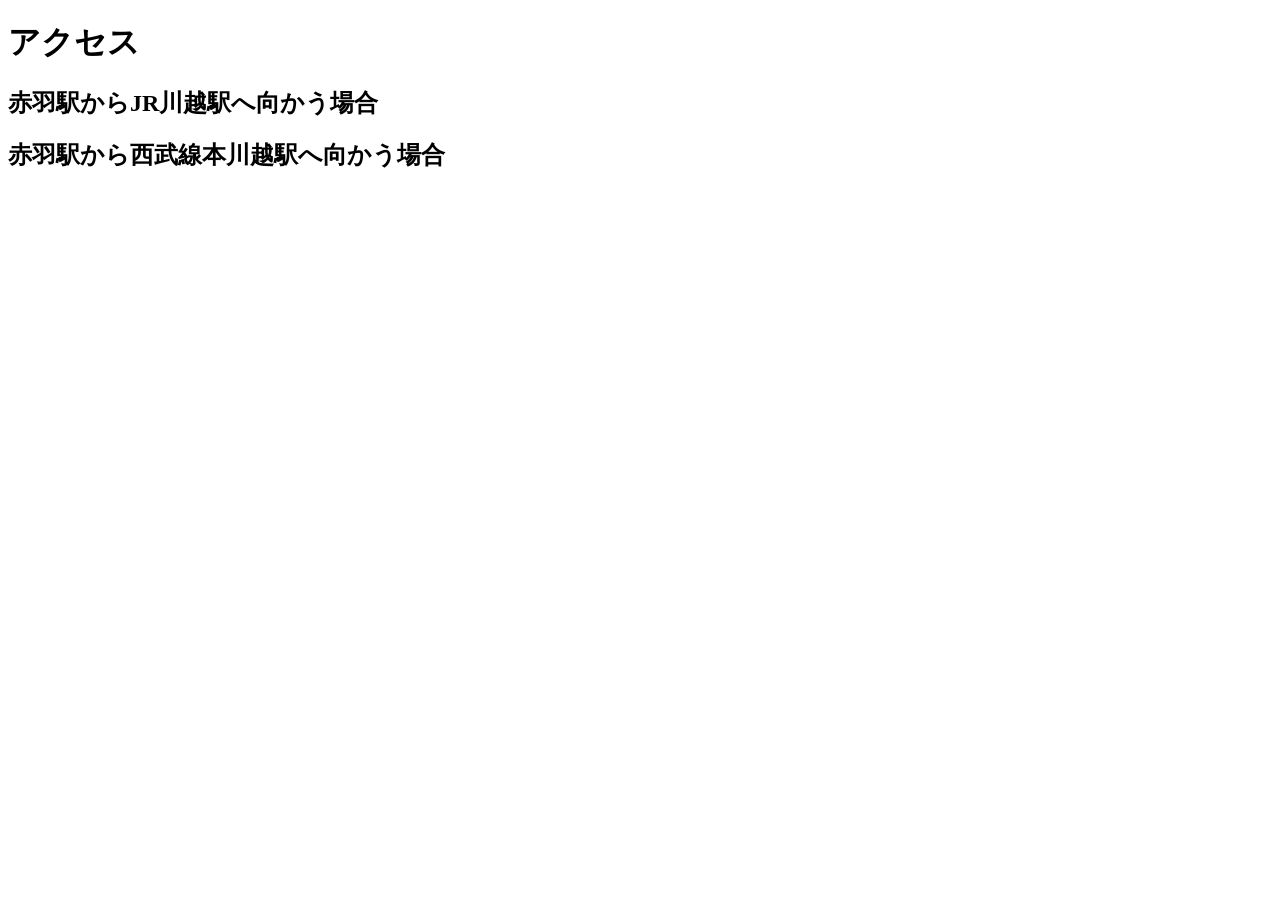
<file: Kawagoe_travel/Kawagoe_access.html>
<!DOCTYPE html>
<html lang="ja">
<head>
    <meta charset="UTF-8">
    <meta name="viewport" content="width=device-width, initial-scale=1.0">
    <title>Document</title>
</head>
<body>
    <h1>アクセス</h1>
    <h2>赤羽駅からJR川越駅へ向かう場合</h2>
    <h2>赤羽駅から西武線本川越駅へ向かう場合</h2>
</body>
</html>
</file>
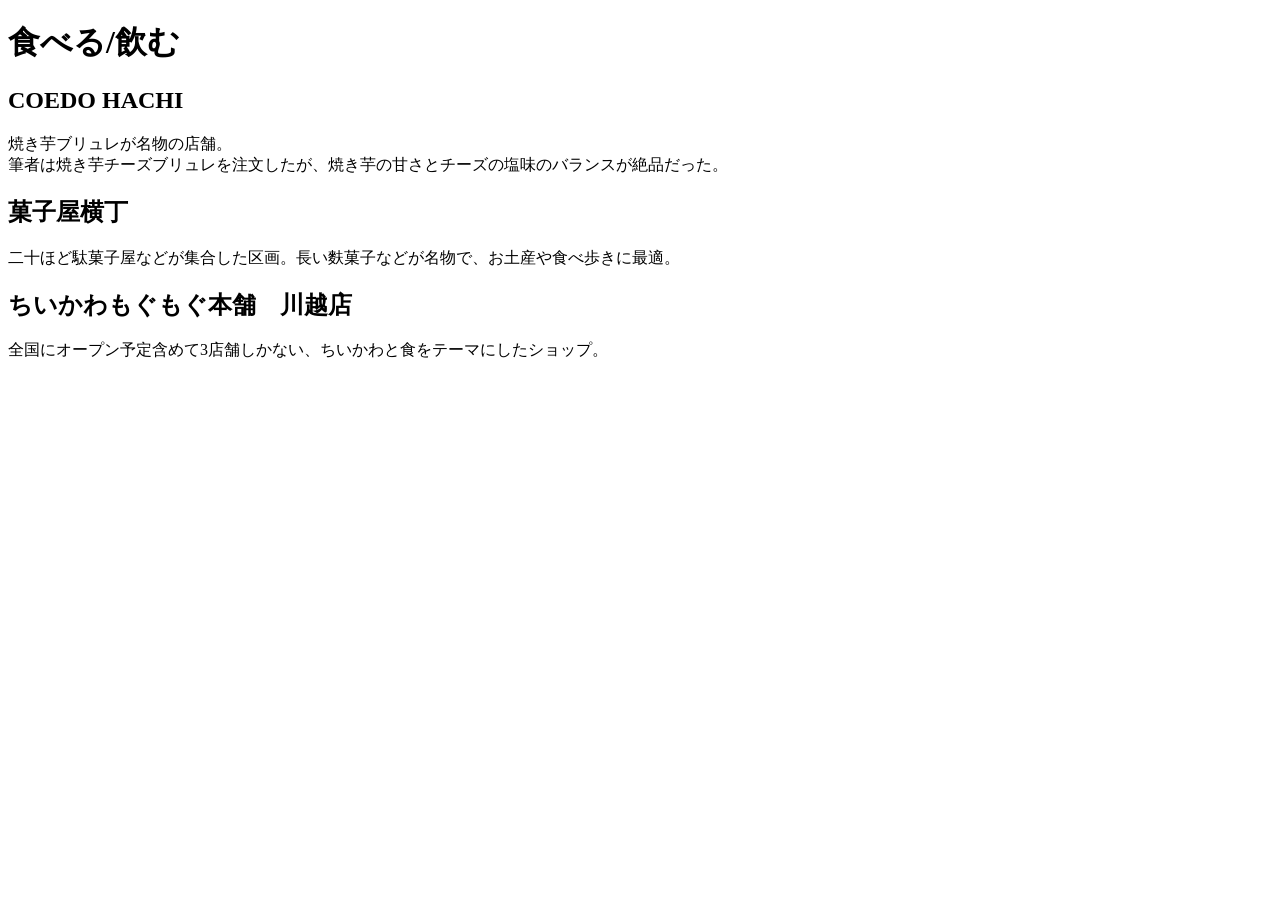
<file: Kawagoe_travel/Kawagoe_food.html>
<!DOCTYPE html>
<html lang="ja">
<head>
    <meta charset="UTF-8">
    <meta name="viewport" content="width=device-width, initial-scale=1.0">
    <title>Kawagoe foods</title>
</head>
<body>
    <h1>食べる/飲む</h1>
    <h2>COEDO HACHI</h2>
    <p>焼き芋ブリュレが名物の店舗。<br>筆者は焼き芋チーズブリュレを注文したが、焼き芋の甘さとチーズの塩味のバランスが絶品だった。</p>
    <h2>菓子屋横丁</h2>
    <p>二十ほど駄菓子屋などが集合した区画。長い麩菓子などが名物で、お土産や食べ歩きに最適。</p>
    <h2>ちいかわもぐもぐ本舗　川越店</h2>
    <p>全国にオープン予定含めて3店舗しかない、ちいかわと食をテーマにしたショップ。</p>
</body>
</html>
</file>
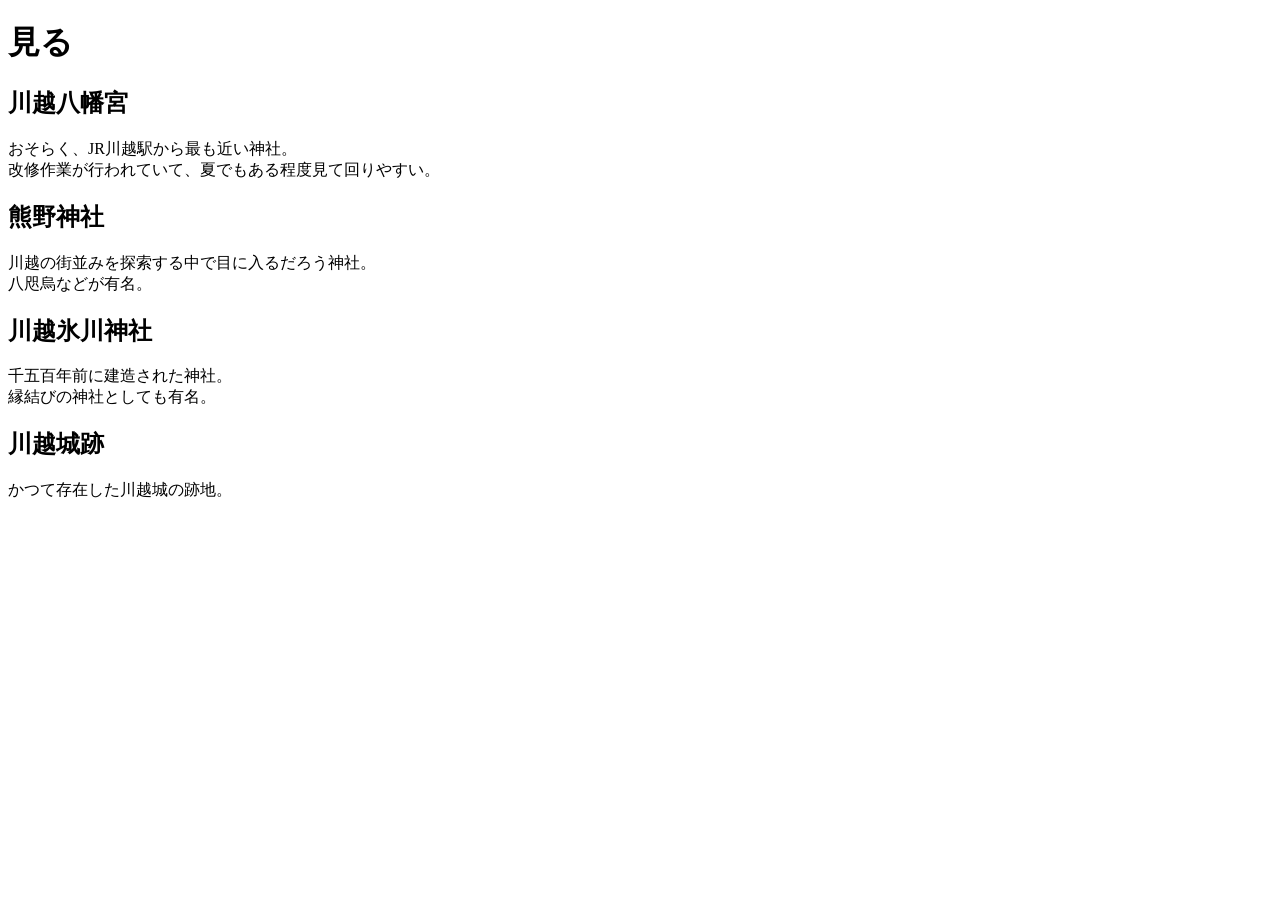
<file: Kawagoe_travel/Kawagoe_shrine.html>
<!DOCTYPE html>
<html lang="ja">
<head>
    <meta charset="UTF-8">
    <meta name="viewport" content="width=device-width, initial-scale=1.0">
    <title>Document</title>
</head>
<body>
    <h1>見る</h1>
    <h2>川越八幡宮</h2>
    <p>おそらく、JR川越駅から最も近い神社。<br>改修作業が行われていて、夏でもある程度見て回りやすい。</p>
    <h2>熊野神社</h2>
    <p>川越の街並みを探索する中で目に入るだろう神社。<br>八咫烏などが有名。</p>
    <h2>川越氷川神社</h2>
    <p>千五百年前に建造された神社。<br>縁結びの神社としても有名。</p>
    <h2>川越城跡</h2>
    <p>かつて存在した川越城の跡地。</p>
</body>
</html>
</file>
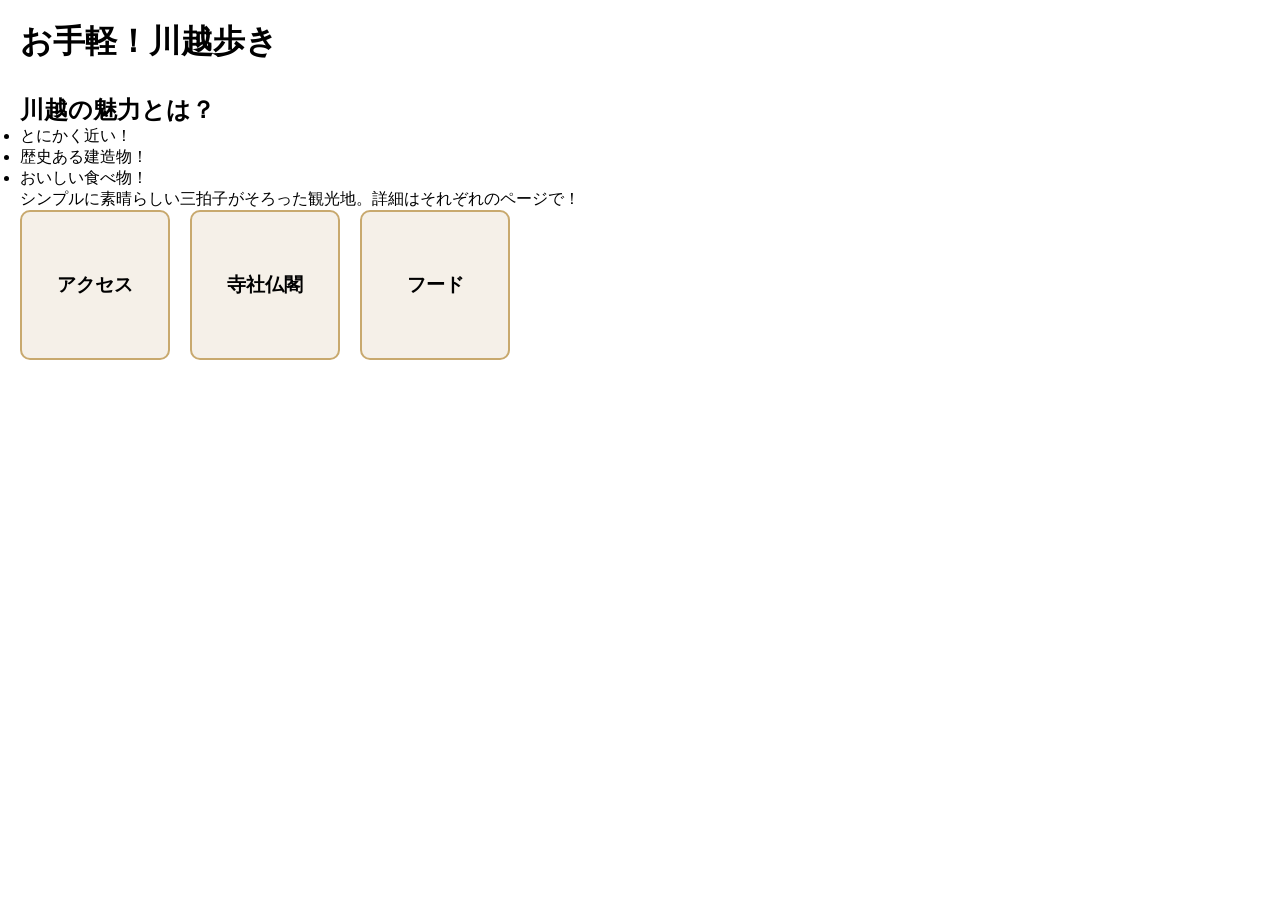
<file: Kawagoe_travel/Kawagoe_toppage.html>
<!DOCTYPE html>
<html lang="ja">
<head>
    <meta charset="UTF-8">
    <meta name="viewport" content="width=device-width, initial-scale=1.0">
    <title>お手軽！川越歩き</title>
    <link rel="stylesheet" href=".\Kawagoe_toppage.css">
</head>
<body>
    <h1>お手軽！川越歩き</h1>
    <!--pタグ系など、割と平なパートはクラステキストを使う予定-->
    <!--てきすとクラス、マージンつけたいですね-->
    <div class="text">
        <h2>川越の魅力とは？</h2>
        <ul>
            <li>とにかく近い！</li>
            <li>歴史ある建造物！</li>
            <li>おいしい食べ物！</li>
        </ul>
        <p>シンプルに素晴らしい三拍子がそろった観光地。詳細はそれぞれのページで！</p>
    </div>
    <div class="card-container">

        <a href="./Kawagoe_access.html" class="card">
            <div class="card-inner">アクセス</div>
        </a>

        <a href="./Kawagoe_shrine.html" class="card">
            <div class="card-inner">寺社仏閣</div>
        </a>

        <a href="./Kawagoe_food.html" class="card">
            <div class="card-inner">フード</div>
        </a>

    </div>
</body>
</html>
</file>
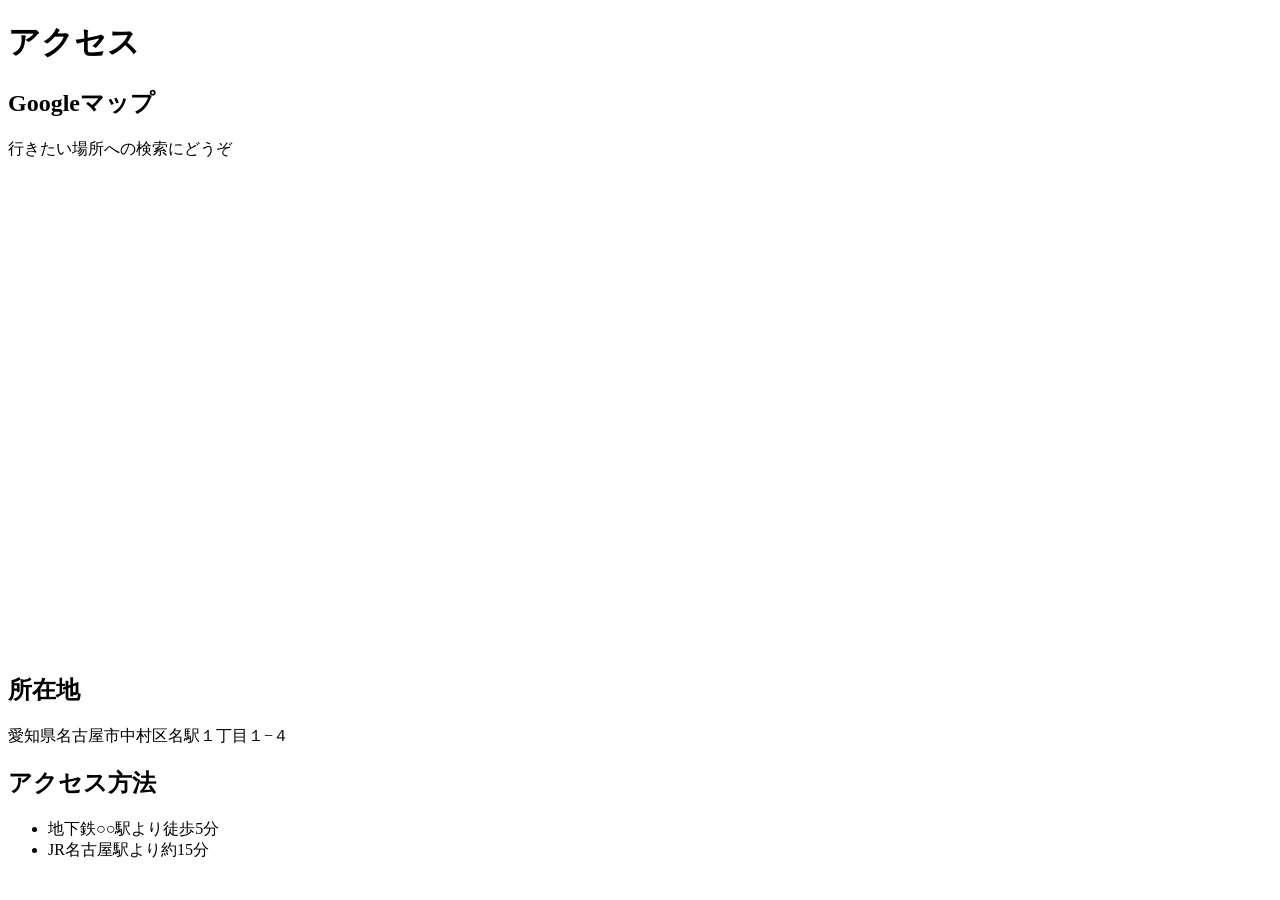
<file: nagoya/access.html>
<!DOCTYPE html>
<html lang="en">
<head>
    <meta charset="UTF-8">
    <meta name="viewport" content="width=device-width, initial-scale=1.0">
    <title>アクセス</title>
    <link rel="stylesheet" href="access.css">
</head>
<body>
<header>
    <h1>アクセス</h1>
</header>

<main>

    <h2>Googleマップ</h2>
    <p>行きたい場所への検索にどうぞ</p>

    <div class="map">

        <iframe
        src="https://www.google.com/maps/embed?pb=!1m18!1m12!1m3!1d3261.4267414097812!2d136.87934821744378!3d35.17091500000001!2m3!1f0!2f0!3f0!3m2!1i1024!2i768!4f13.1!3m3!1m2!1s0x600376e794d78b89%3A0x81f7204bf8261663!2z5ZCN5Y-k5bGL6aeF!5e0!3m2!1sja!2sjp!4v1782652224381!5m2!1sja!2sjp"
        allowfullscreen=""
        loading="lazy">
        </iframe>

    </div>

    <div class="access-info">

        <h2>所在地</h2>

        <p>
            愛知県名古屋市中村区名駅１丁目１−４
        </p>

        <h2>アクセス方法</h2>

        <ul>
            <li>地下鉄○○駅より徒歩5分</li>
            <li>JR名古屋駅より約15分</li>
        </ul>

    </div>

</main>
    
</body>
</html>
</file>
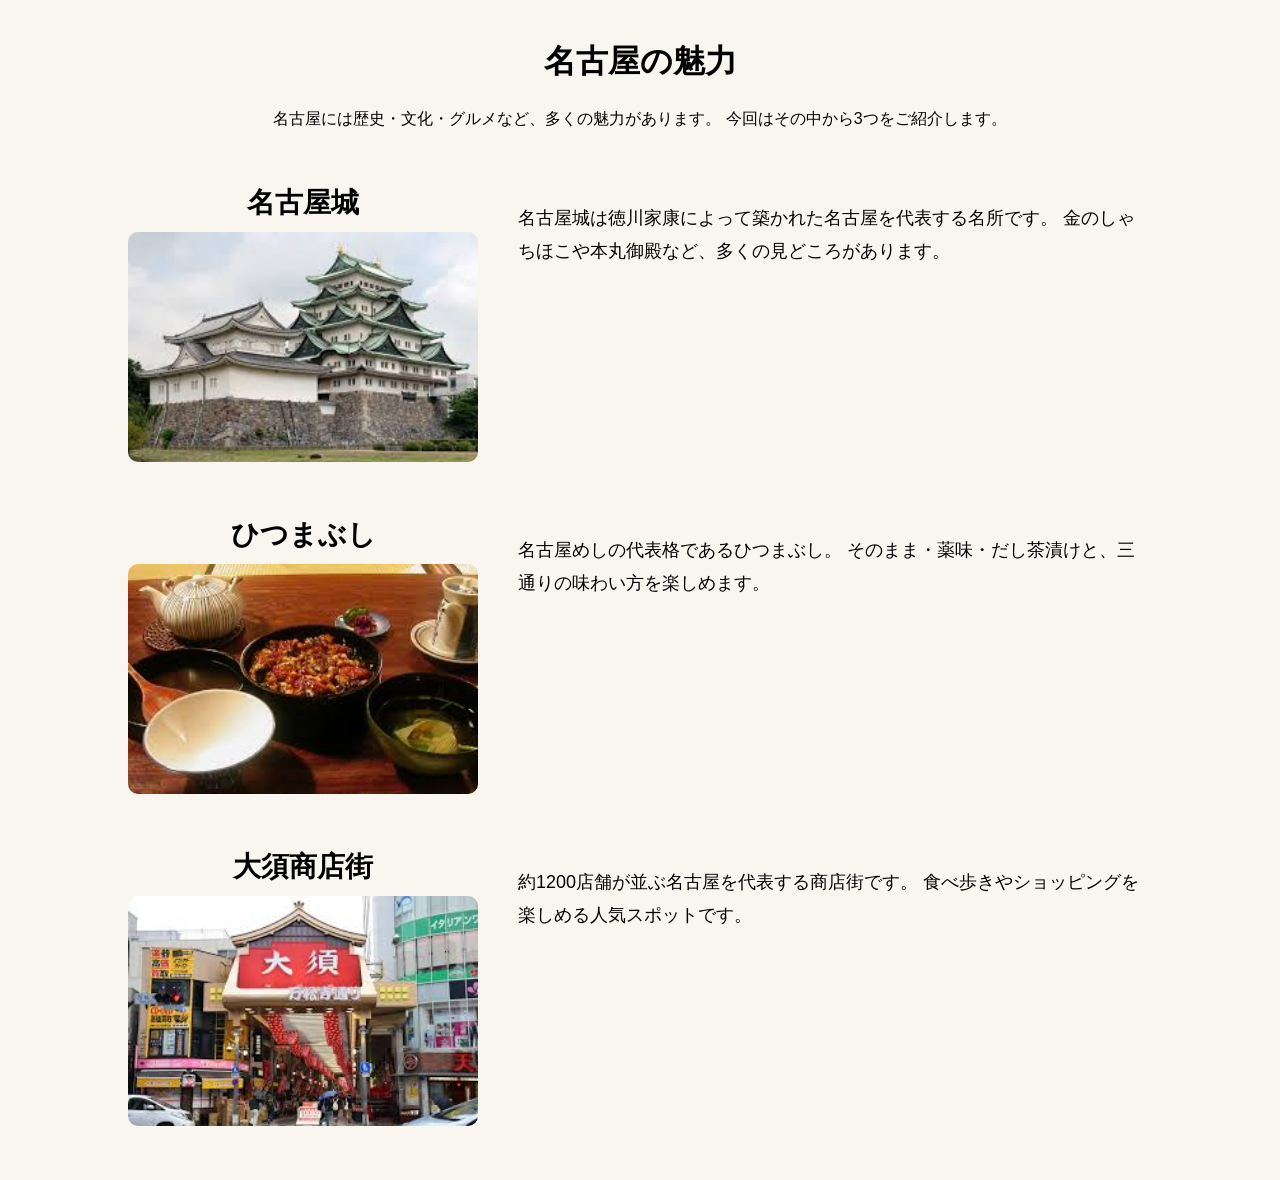
<file: nagoya/attraction.html>
<!DOCTYPE html>
<html lang="ja">
<head>
    <meta charset="UTF-8">
    <meta name="viewport" content="width=device-width, initial-scale=1.0">
    <title>名古屋の魅力</title>
    <link rel="stylesheet" href="attraction.css">
</head>
<body>

<main>

    <h1>名古屋の魅力</h1>

    <p class="intro">
        名古屋には歴史・文化・グルメなど、多くの魅力があります。
        今回はその中から3つをご紹介します。
    </p>

    <section class="feature">

        <div class="photo">
            <h2>名古屋城</h2>
            <img src="na_images/nagoya-castle2.jpg" alt="名古屋城">
        </div>

        <div class="text">
            <p>
                名古屋城は徳川家康によって築かれた名古屋を代表する名所です。
                金のしゃちほこや本丸御殿など、多くの見どころがあります。
            </p>
        </div>

    </section>

    <section class="feature">

        <div class="photo">
            <h2>ひつまぶし</h2>
            <img src="na_images/hitsumabushi.jpg" alt="ひつまぶし">
        </div>

        <div class="text">
            <p>
                名古屋めしの代表格であるひつまぶし。
                そのまま・薬味・だし茶漬けと、三通りの味わい方を楽しめます。
            </p>
        </div>

    </section>
    
    <section class="feature">

        <div class="photo">
            <h2>大須商店街</h2>
            <img src="na_images/ooshu-syoutengai.jpg" alt="大須商店街">
        </div>

        <div class="text">
            <p>
                約1200店舗が並ぶ名古屋を代表する商店街です。
                食べ歩きやショッピングを楽しめる人気スポットです。
            </p>
        </div>

    </section>

</main>

</body>
</html>
</file>
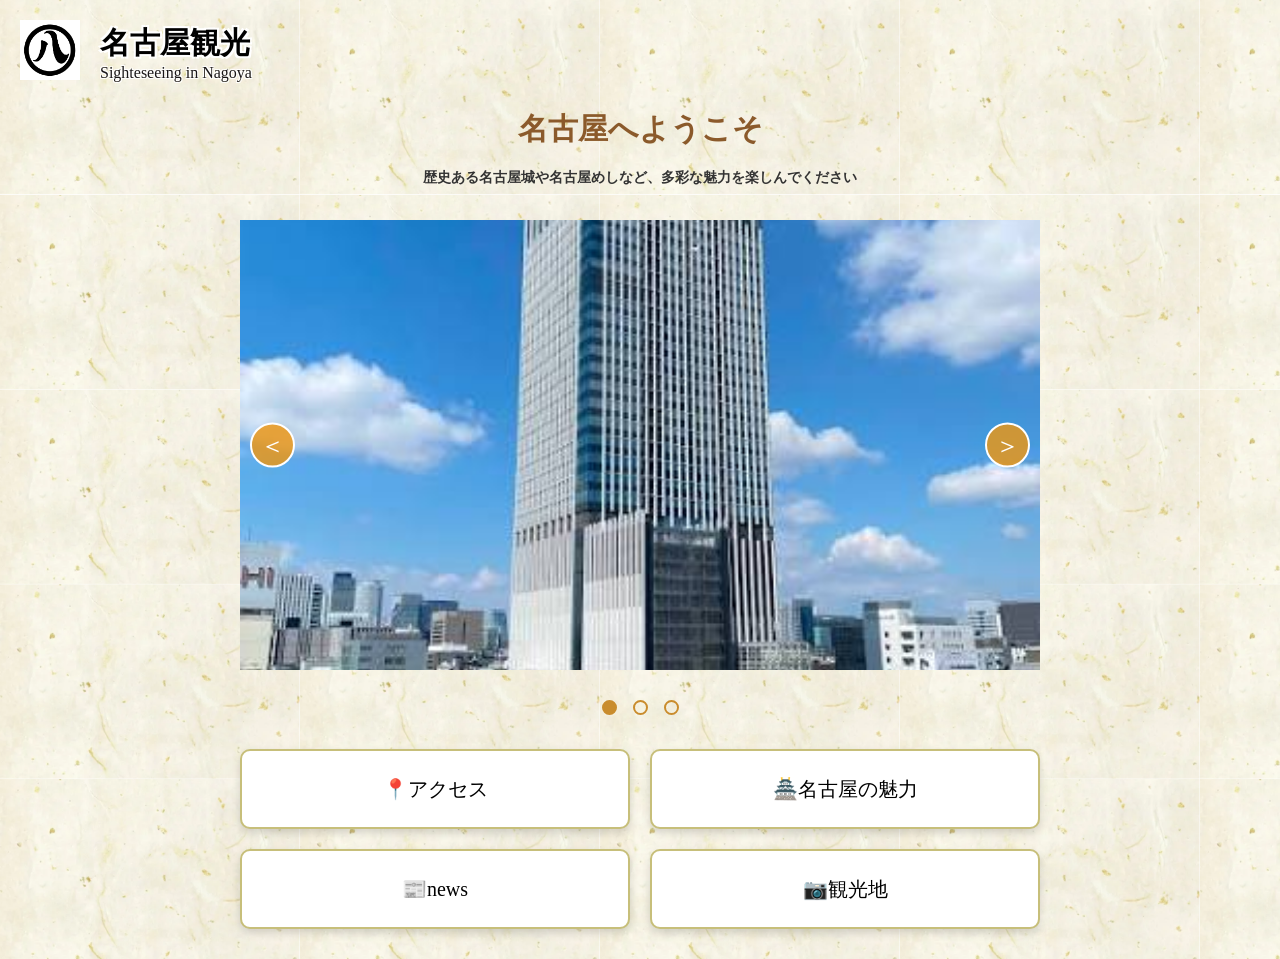
<file: nagoya/nagoya_travel.html>
<!DOCTYPE html>
<html lang="ja">
<head>
    <meta charset="UTF-8">
    <meta name="viewport" content="width=device-width, initial-scale=1.0">
    <title>名古屋観光</title>
    <link rel="stylesheet" href="nagoya_travel.css">
</head>

<body>

<div class="container">

    <header class="header">
        <div class="logo">
            <img src="na_images/名古屋ロゴ.png" alt="名古屋市ロゴ">
        </div>
        <div class="title-group">
            <div class="site-title">
                名古屋観光
            </div>
            <div class="site-subtitle">
                Sighteseeing in Nagoya
            </div>
        </div>
    </header>

    <section class="welcome">
        <h2>名古屋へようこそ</h2>
        <p>歴史ある名古屋城や名古屋めしなど、多彩な魅力を楽しんでください</p>
    </section>
    <main class="main-image">

        <img src="na_images/nagoya-tower.jpg" class="slide active">
        <img src="na_images/nagoya-castle.jpg" class="slide">
        <img src="na_images/nagoya-station.jpg" class="slide">

        <button class="prev">＜</button>
        <button class="next">＞</button>

    </main>

    <div class="dots"></div>
    
    <section class="menu">
        <a href="access.html" class="menu-box">📍アクセス</a>
         
        <a href="attraction.html" class="menu-box">🏯名古屋の魅力</a>
         
        <a href="news.html" class="menu-box">📰news</a>
        
        <a href="spot.html" class="menu-box"> 📷観光地</a>
    
    </section>

</div>

<script src="nagoya_travel.js"></script>

</body>
</html>
</file>
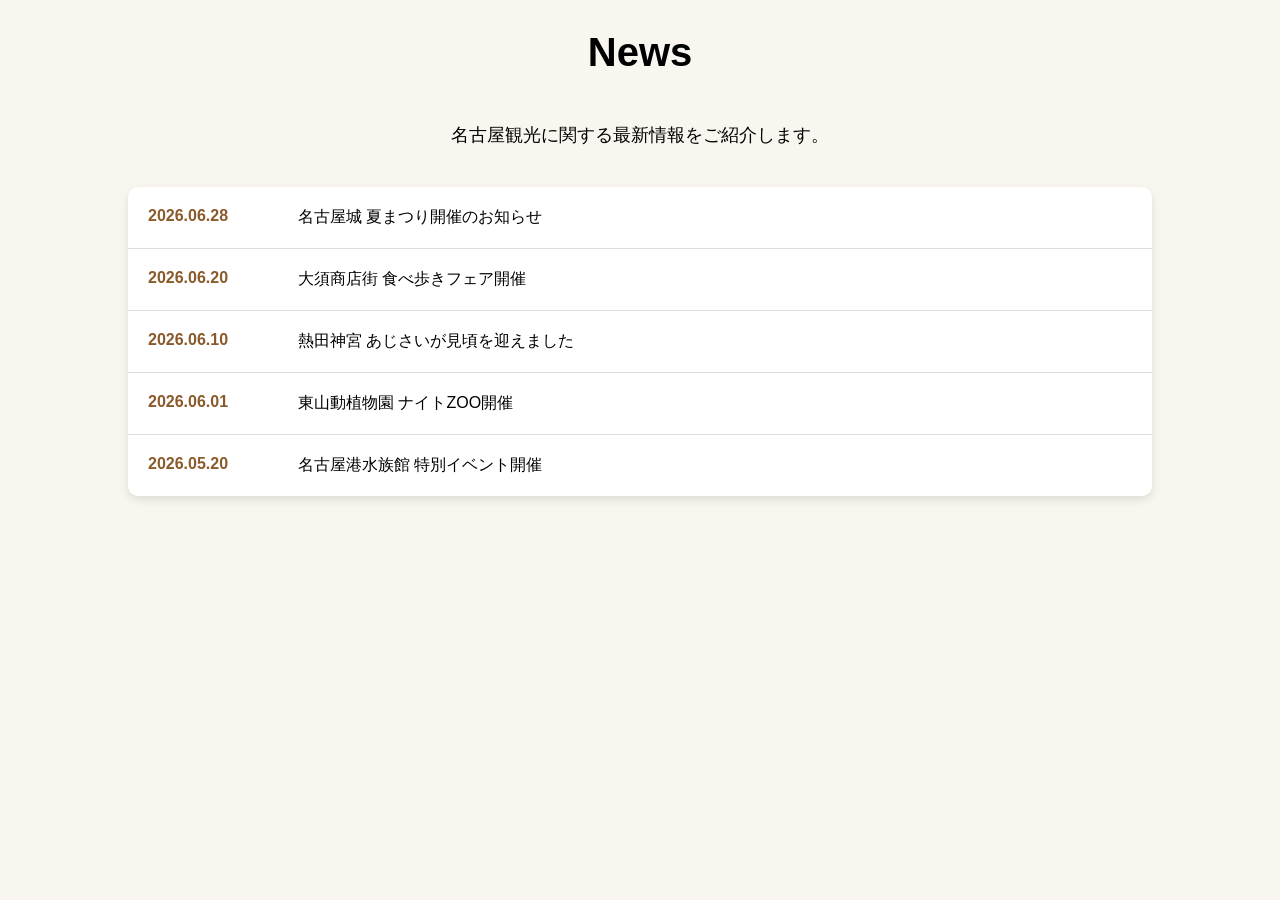
<file: nagoya/news.html>
<!DOCTYPE html>
<html lang="ja">
<head>
    <meta charset="UTF-8">
    <meta name="viewport" content="width=device-width, initial-scale=1.0">
    <title>News</title>
    <link rel="stylesheet" href="news.css">
</head>
<body>

<header>
    <h1>News</h1>
</header>

<main>

    <p class="intro">
        名古屋観光に関する最新情報をご紹介します。
    </p>

    <section class="news">

        <div class="news-item">
            <span class="date">2026.06.28</span>
            <span class="title">名古屋城 夏まつり開催のお知らせ</span>
        </div>

        <div class="news-item">
            <span class="date">2026.06.20</span>
            <span class="title">大須商店街 食べ歩きフェア開催</span>
        </div>

        <div class="news-item">
            <span class="date">2026.06.10</span>
            <span class="title">熱田神宮 あじさいが見頃を迎えました</span>
        </div>

        <div class="news-item">
            <span class="date">2026.06.01</span>
            <span class="title">東山動植物園 ナイトZOO開催</span>
        </div>

        <div class="news-item">
            <span class="date">2026.05.20</span>
            <span class="title">名古屋港水族館 特別イベント開催</span>
        </div>

    </section>

</main>

</body>
</html>
</file>
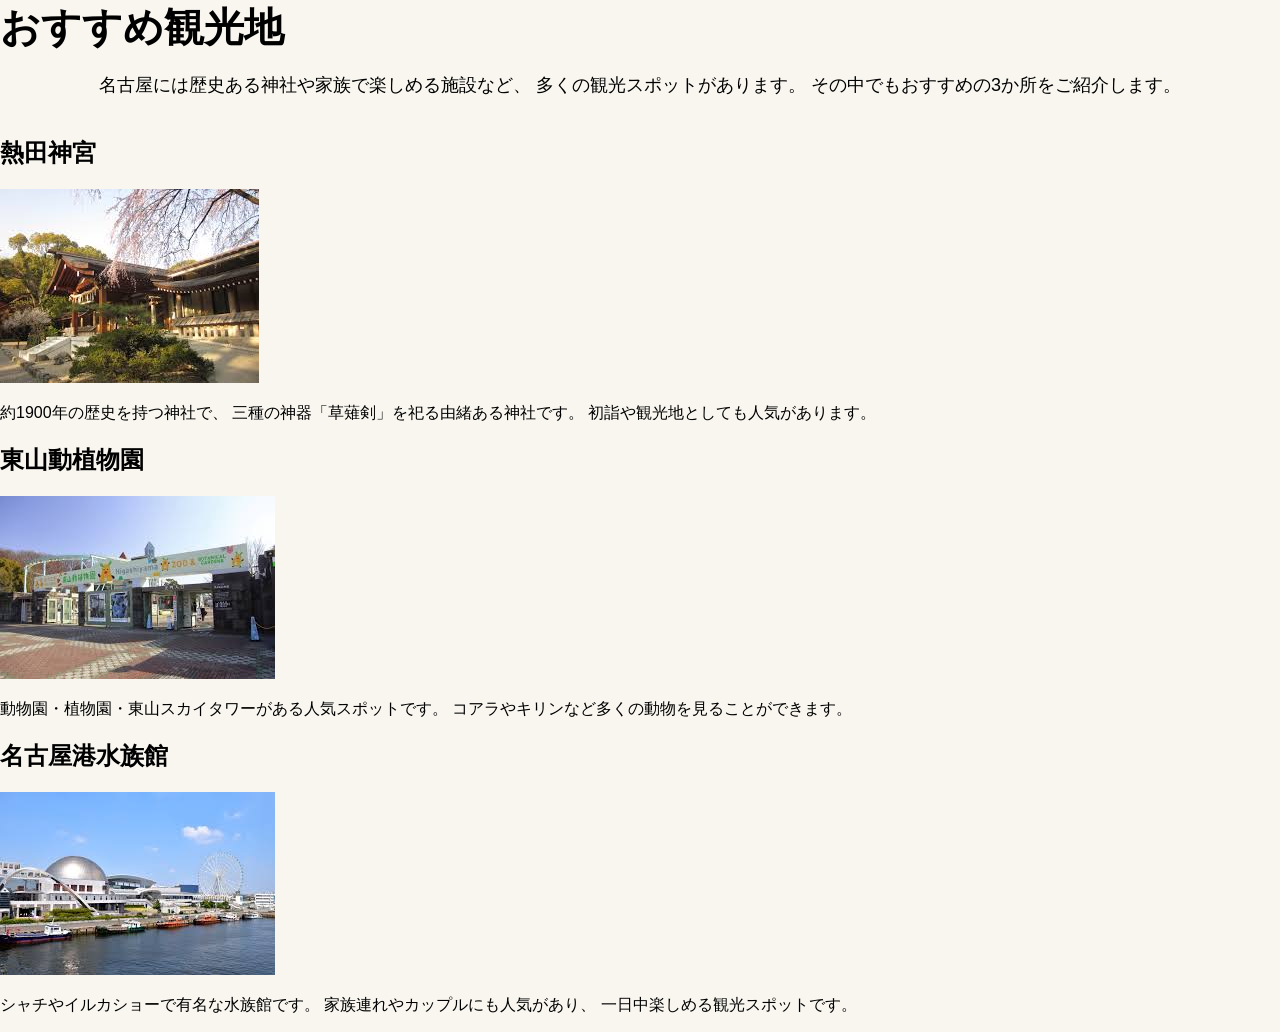
<file: nagoya/spot.html>
<!DOCTYPE html>
<html lang="en">
<head>
    <meta charset="UTF-8">
    <meta name="viewport" content="width=device-width, initial-scale=1.0">
    <title>Document</title>
    <link rel="stylesheet" href="news.css">
</head>
<body>
    <main>

    <h1>おすすめ観光地</h1>

    <p class="intro">
        名古屋には歴史ある神社や家族で楽しめる施設など、
        多くの観光スポットがあります。
        その中でもおすすめの3か所をご紹介します。
    </p>

    <!-- 熱田神宮 -->
    <section class="feature">

        <div class="photo">
            <h2>熱田神宮</h2>
            <img src="na_images/atsuta-zingu.jpg" alt="熱田神宮">
        </div>

        <div class="text">
            <p>
                約1900年の歴史を持つ神社で、
                三種の神器「草薙剣」を祀る由緒ある神社です。
                初詣や観光地としても人気があります。
            </p>
        </div>

    </section>

    <!-- 東山動植物園 -->
    <section class="feature">

        <div class="photo">
            <h2>東山動植物園</h2>
            <img src="na_images/higashiyama.jpg" alt="東山動植物園">
        </div>

        <div class="text">
            <p>
                動物園・植物園・東山スカイタワーがある人気スポットです。
                コアラやキリンなど多くの動物を見ることができます。
            </p>
        </div>

    </section>

    <!-- 名古屋港水族館 -->
    <section class="feature">

        <div class="photo">
            <h2>名古屋港水族館</h2>
            <img src="na_images/suizokukan.jpg" alt="名古屋港水族館">
        </div>

        <div class="text">
            <p>
                シャチやイルカショーで有名な水族館です。
                家族連れやカップルにも人気があり、
                一日中楽しめる観光スポットです。
            </p>
        </div>

    </section>

</main>
</body>
</html>
</file>
<file: nagoya/access.css>
.map{
    width: 80%;
    margin: 30px auto;
}

.map iframe{
    width: 100%;
    height: 450px;
    border: 0;
    border-radius: 10px;
}
</file>
<file: nagoya/attraction.css>
body{
    margin: 0;
    font-family: sans-serif;
    background-color: #f8f6ef;
}

h1{
    text-align: center;
    margin-top: 40px;
}

.intro{
    width: 80%;
    margin: 20px auto 50px;
    text-align: center;
    line-height: 1.8;
}

.feature{
    display: flex;
    gap: 40px;
    width: 80%;
    margin: 50px auto;
    align-items: flex-start;
}

.photo{
    width: 350px;
}

.photo h2{
    margin: 0 0 10px;
    font-size: 28px;
    text-align: center;
}

.photo img{
    width: 100%;
    height: 230px;
    object-fit: cover;
    border-radius: 10px;
}

.text{
    flex: 1;
}

.text p{
    font-size: 18px;
    line-height: 1.8;
}
</file>
<file: nagoya/nagoya_travel.css>
*{
    margin:0;
    padding:0;
    box-sizing:border-box;
}
body{
    background-image: url('na_images/back.png');
    background-repeat: repeat;   
    background-size: 300px;  
}

.container{
    width:100%;
}

.header{
    display:flex;
    align-items:center;
    padding:20px;
}
.welcome{
    width: 80%;
    margin: 5px auto;
    text-align: center;
}

.welcome h2{
    font-size: 30px;
    color: #8b5a2b;
    margin-bottom: 15px;
}

.welcome p{
    font-weight: 700;
    font-size: 14px;
    line-height: 1.8;
    color: #333;
}

.logo img{
    width:60px;
}

.site-title{
    color: black;
    font-size:30px;
    font-weight: 1000;
    margin-left: 20px; 
    text-shadow:
        -2px -2px 0 white,
         2px -2px 0 white,
        -2px  2px 0 white,
         2px  2px 0 white;
}
.site-subtitle{
    font-size: 16px;
    color: rgb(26, 23, 23);
    margin-left: 20px;
    text-shadow:
        -1px -1px 0 white,
         1px -1px 0 white,
        -1px  1px 0 white,
         1px  1px 0 white;
}

.main-image{
    width:800px;
    height:450px;
    margin:30px auto;
    position:relative;
    overflow:hidden;
}

.slide{
    position:absolute;
    width:100%;
    height:100%;
    object-fit:cover;

    opacity:0;
    transition:opacity 1s;
}

.slide.active{
    opacity:1;
}

.prev,
.next{
    position:absolute;
    top:50%;
    transform:translateY(-50%);

    width: 45px;
    height: 45px;

    border-radius: 50%;   

    background:rgba(241, 150, 14, 0.8);
    color:white;

    border: 2px solid white;
    padding:15px;
    font-size:25px;
    cursor:pointer;

    display: flex;
    justify-content: center;
    align-items: center;

    transition: 0.3s;
}

.prev{
    left:10px;
}

.next{
    right:10px;
}
.prev:hover,
.next:hover{
    transform: translateY(-50%) scale(1.1);
    background: rgba(255,255,255,0.3);
}

.prev:hover,
.next:hover{
    background:rgba(0,0,0,0.8);
}

.dots{
    margin-top: 15px;
    text-align: center;
}

.dot{
    display: inline-block;
    width: 15px;
    height: 15px;

    margin: 0 8px;

    border: 2px solid #c98c2d;
    border-radius: 50%;

    cursor: pointer;

    transition: 0.3s;
}

.dot.active{
    background-color: #c98c2d;
}
.menu{
    width: 800px;
    margin: 30px auto;

    display: grid;
    grid-template-columns: repeat(2, 1fr);
    gap: 20px;
}
.menu-box{
    height: 80px;

    border: 2px solid #c7bf7a;
    text-decoration: none;
    color: black;

    display: flex;
    justify-content: center;
    align-items: center;

    font-size: 20px;
    background-color: white;
    border-radius: 10px;
    box-shadow: 0 4px 8px rgba(0,0,0,0.15);

    transition: 0.3s;
}

.menu-box:hover{
    transform: scale(1.08);
    background-color: #eef7ff;
    box-shadow: 0 5px 15px rgba(0,0,0,0.2);
}
</file>
<file: nagoya/news.css>
body{
    margin: 0;
    font-family: sans-serif;
    background-color: #f8f6ef;
}

header{
    text-align: center;
    padding: 30px;
}

h1{
    margin: 0;
    font-size: 40px;
}

.intro{
    text-align: center;
    font-size: 18px;
    margin-bottom: 40px;
}

.news{
    width: 80%;
    margin: 0 auto 50px;
    background-color: white;
    border-radius: 10px;
    box-shadow: 0 4px 10px rgba(0,0,0,0.1);
}

.news-item{
    display: flex;
    padding: 20px;
    border-bottom: 1px solid #ddd;
    transition: 0.3s;
}

.news-item:last-child{
    border-bottom: none;
}

.news-item:hover{
    background-color: #fff8e5;
}

.date{
    width: 150px;
    font-weight: bold;
    color: #8b5a2b;
}

.title{
    flex: 1;
}
</file>
